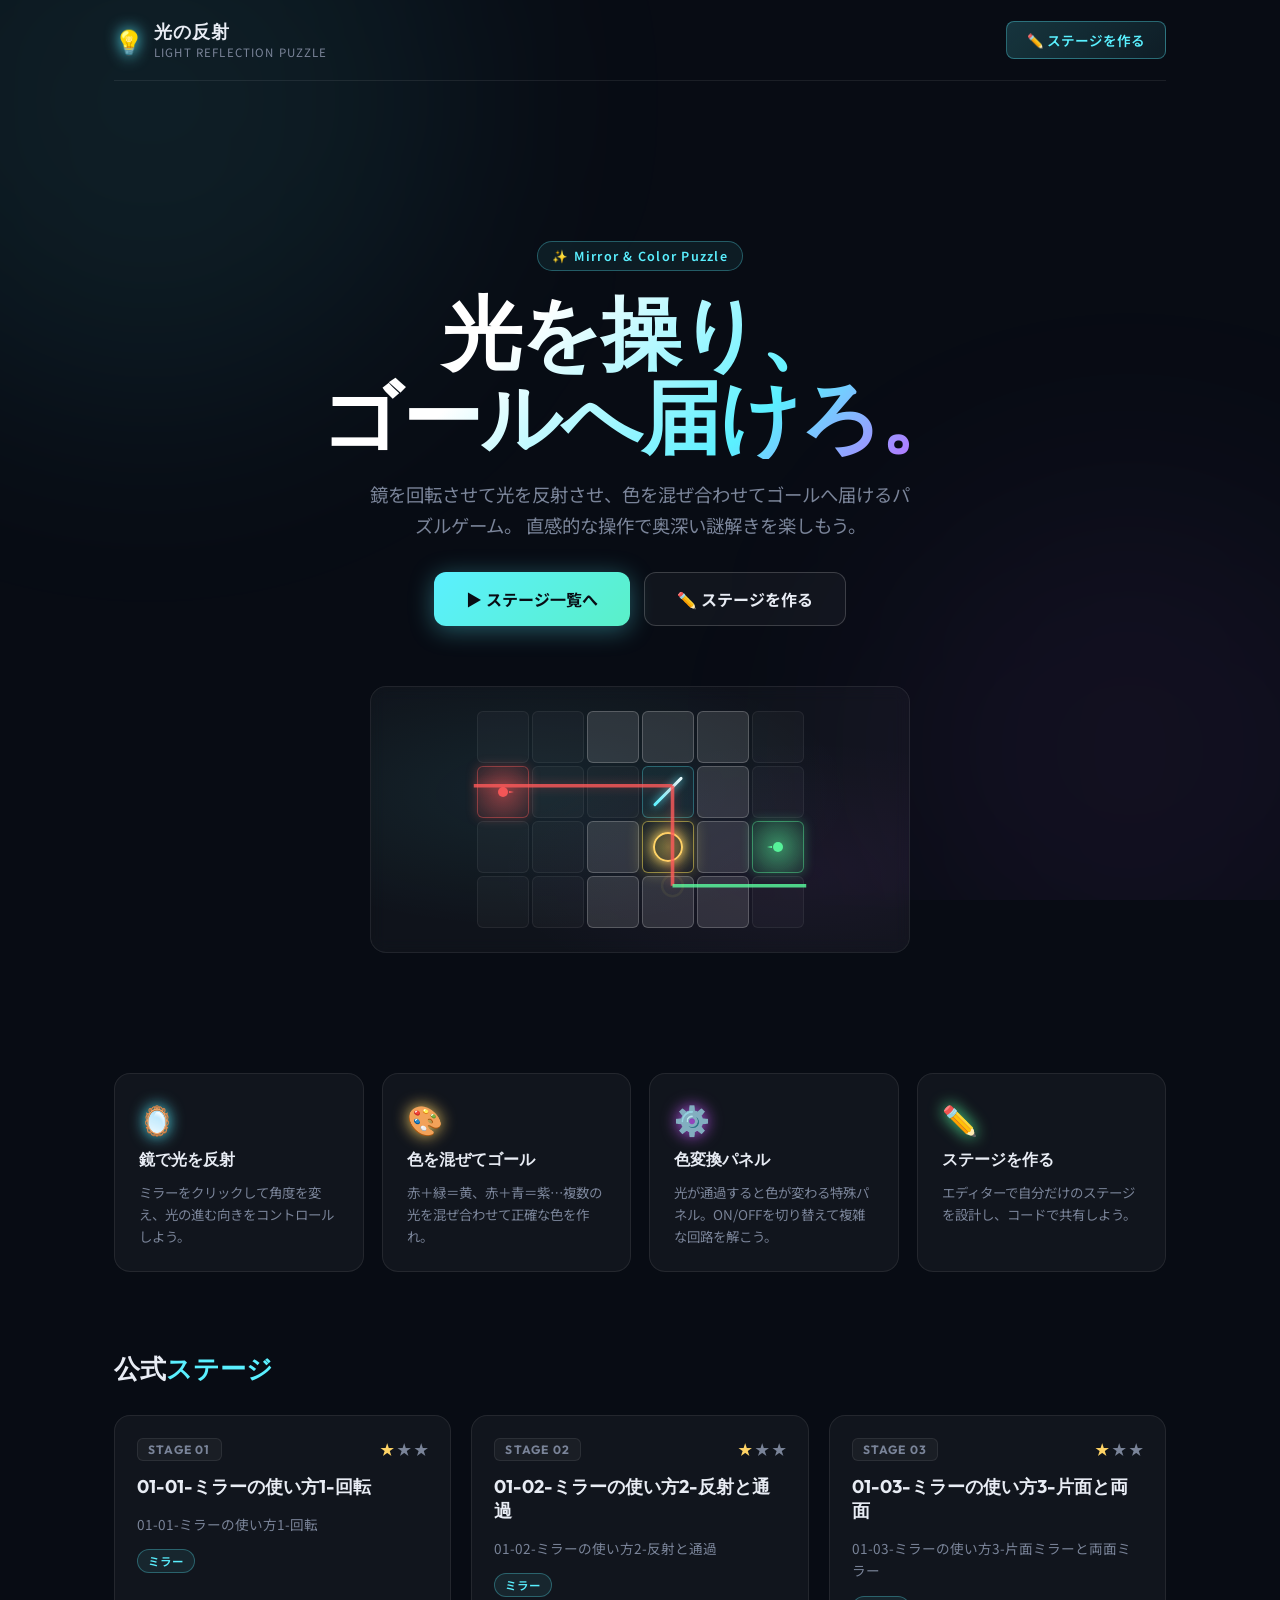
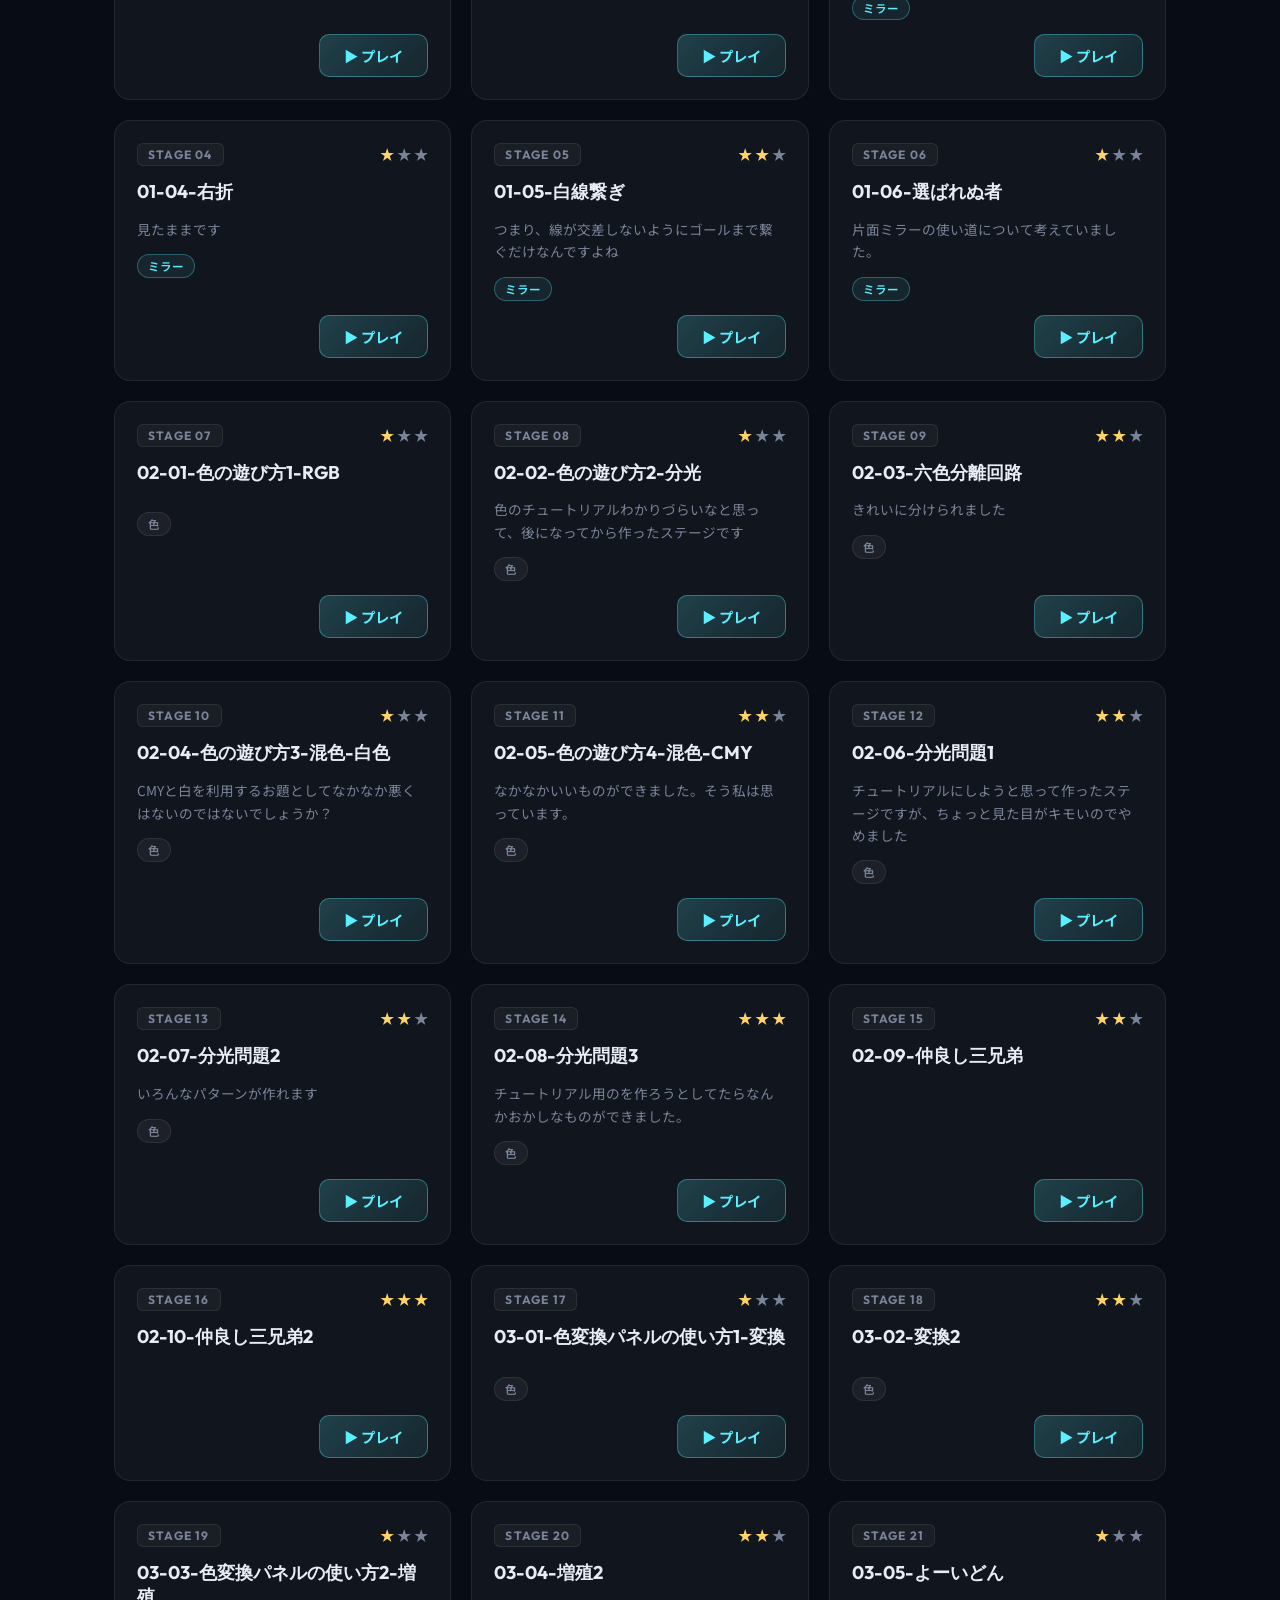
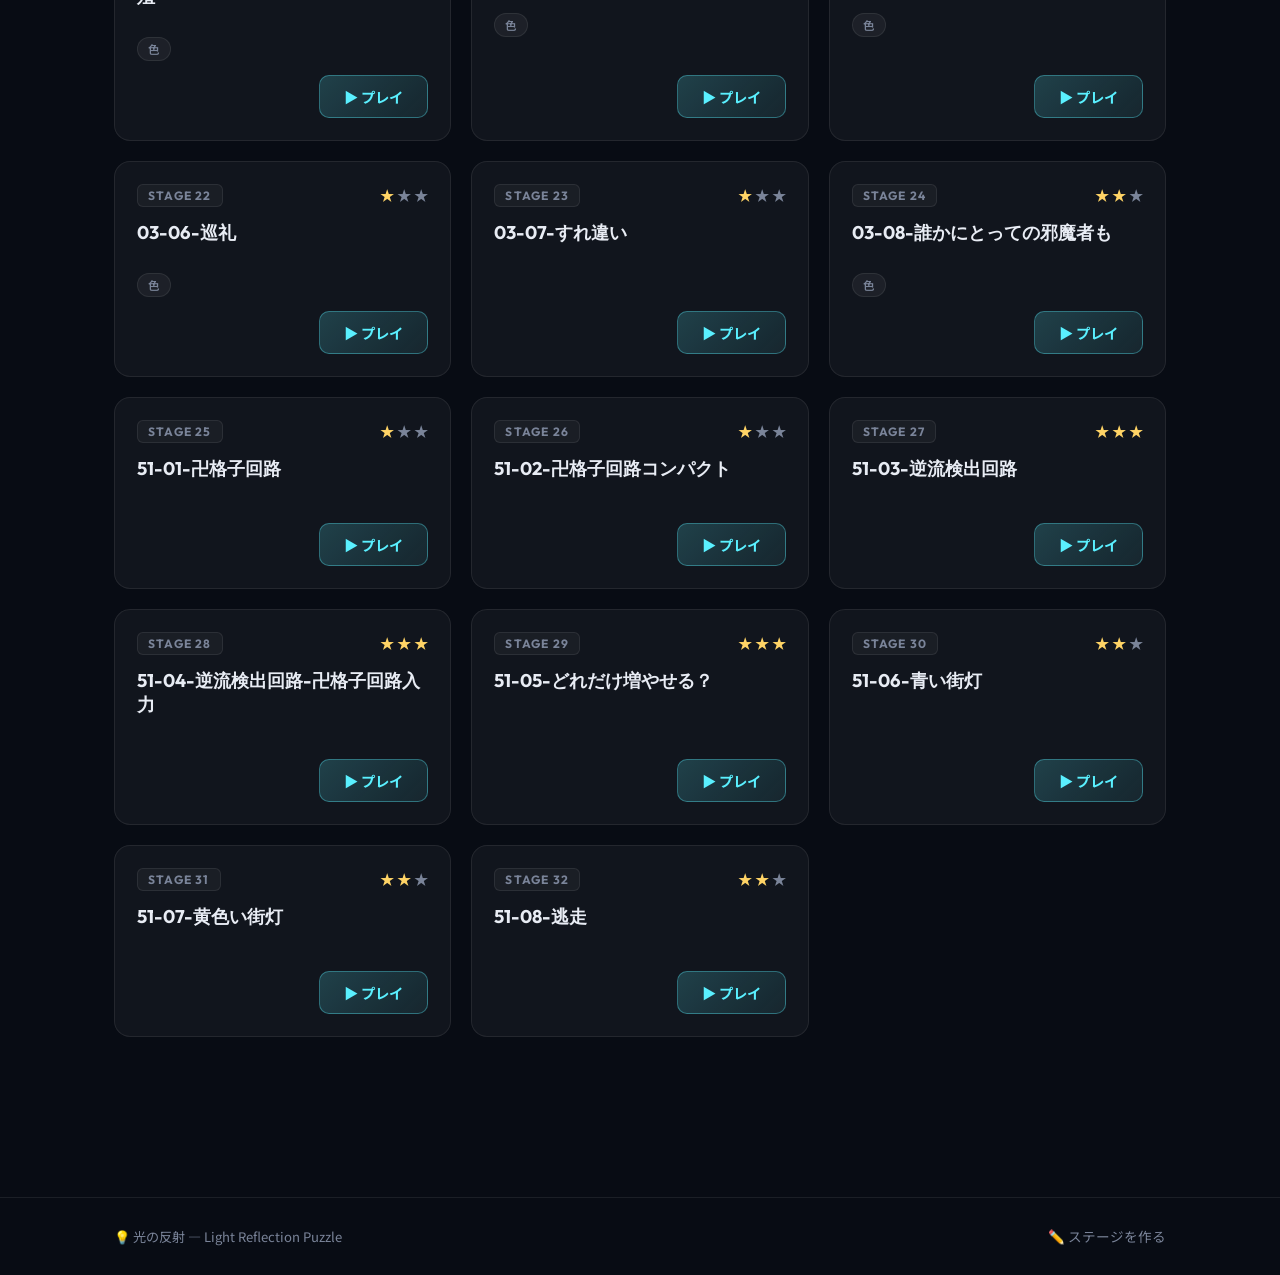
<file: index.html>
<!DOCTYPE html>
<html lang="ja">
<head>
<meta charset="UTF-8">
<meta name="viewport" content="width=device-width, initial-scale=1.0">
<title>光の反射 — Light Reflection Puzzle</title>
<meta name="description" content="光源からゴールへ、鏡と色を駆使して光を届けるパズルゲーム。ステージを選んで挑戦しよう。">
<link rel="stylesheet" href="style-top.css">
</head>
<body>

<!-- 背景アニメーション -->
<div class="bg-layer">
  <div class="bg-glow bg-glow-1"></div>
  <div class="bg-glow bg-glow-2"></div>
  <div class="bg-ray"></div>
  <div class="bg-ray"></div>
  <div class="bg-ray"></div>
  <div class="bg-ray"></div>
  <div class="bg-ray"></div>
  <div class="bg-ray"></div>
</div>

<div class="page-wrap">

  <!-- ナビバー -->
  <nav>
    <a class="nav-brand" href="index.html">
      <span class="nav-icon">💡</span>
      <div>
        <div class="nav-title">光の反射</div>
        <div class="nav-sub">LIGHT REFLECTION PUZZLE</div>
      </div>
    </a>
    <div class="nav-cta">
      <a class="btn-nav primary" href="light-reflection-puzzle.html">✏️ ステージを作る</a>
    </div>
  </nav>

  <!-- ヒーロー -->
  <section class="hero">
    <div class="hero-badge">✨ Mirror &amp; Color Puzzle</div>
    <h1 class="hero-title">光を操り、<br>ゴールへ届けろ。</h1>
    <p class="hero-sub">
      鏡を回転させて光を反射させ、色を混ぜ合わせてゴールへ届けるパズルゲーム。
      直感的な操作で奥深い謎解きを楽しもう。
    </p>
    <div class="hero-actions">
      <a class="btn-hero primary" href="#stages">▶ ステージ一覧へ</a>
      <a class="btn-hero secondary" href="light-reflection-puzzle.html">✏️ ステージを作る</a>
    </div>

    <!-- デモビジュアル -->
    <div class="hero-demo">
      <div class="demo-board">
        <svg class="demo-svg" viewBox="0 0 330 220" xmlns="http://www.w3.org/2000/svg">
          <!-- 赤ビーム: 左→中央ミラー -->
          <path d="M 27 82 L 192 82" stroke="#ff5a5a" stroke-width="3" fill="none" opacity="0.8">
            <animate attributeName="stroke-dasharray" from="0,999" to="165,0" dur="1.4s" fill="freeze"/>
          </path>
          <!-- 赤ビーム: ミラーから下へ -->
          <path d="M 192 82 L 192 165" stroke="#ff5a5a" stroke-width="3" fill="none" opacity="0.8">
            <animate attributeName="stroke-dasharray" from="0,999" to="83,0" dur="0.7s" begin="1.4s" fill="freeze"/>
          </path>
          <!-- 緑ビーム: 右側から左へ -->
          <path d="M 303 165 L 192 165" stroke="#5affa0" stroke-width="3" fill="none" opacity="0.8">
            <animate attributeName="stroke-dasharray" from="0,999" to="111,0" dur="1s" begin="0.5s" fill="freeze"/>
          </path>
          <!-- 混合ビーム（黄）: 当たった後のゴール発光 -->
          <circle cx="192" cy="165" r="12" fill="none" stroke="#ffe75a" stroke-width="2" opacity="0">
            <animate attributeName="opacity" from="0" to="0.9" begin="2.1s" dur="0.5s" fill="freeze"/>
            <animate attributeName="r" from="8" to="18" begin="2.1s" dur="0.5s" fill="freeze"/>
          </circle>
          <!-- グロー -->
          <path d="M 27 82 L 192 82 L 192 165" stroke="#ff5a5a" stroke-width="7" fill="none" opacity="0.15" filter="url(#blur)"/>
          <path d="M 303 165 L 192 165" stroke="#5affa0" stroke-width="7" fill="none" opacity="0.15" filter="url(#blur)"/>
          <defs>
            <filter id="blur"><feGaussianBlur stdDeviation="4"/></filter>
          </defs>
        </svg>

        <div class="demo-grid">
          <!-- row 0 -->
          <div class="demo-cell"></div>
          <div class="demo-cell"></div>
          <div class="demo-cell wall"></div>
          <div class="demo-cell wall"></div>
          <div class="demo-cell wall"></div>
          <div class="demo-cell"></div>
          <!-- row 1 -->
          <div class="demo-cell source" title="赤光源">
            <svg width="24" height="24" viewBox="0 0 24 24" fill="none">
              <circle cx="12" cy="12" r="5" fill="#ff5a5a" opacity="0.9"/>
              <polygon points="18,11 23,12 18,13" fill="#ff5a5a"/>
            </svg>
          </div>
          <div class="demo-cell"></div>
          <div class="demo-cell"></div>
          <div class="demo-cell mirror">
            <div class="demo-mirror-line"></div>
          </div>
          <div class="demo-cell wall"></div>
          <div class="demo-cell"></div>
          <!-- row 2 -->
          <div class="demo-cell"></div>
          <div class="demo-cell"></div>
          <div class="demo-cell wall"></div>
          <div class="demo-cell goal" title="黄ゴール">
            <div class="demo-target"></div>
          </div>
          <div class="demo-cell wall"></div>
          <div class="demo-cell source-green" title="緑光源">
            <svg width="24" height="24" viewBox="0 0 24 24" fill="none">
              <circle cx="12" cy="12" r="5" fill="#5affa0" opacity="0.9"/>
              <polygon points="6,11 1,12 6,13" fill="#5affa0"/>
            </svg>
          </div>
          <!-- row 3 -->
          <div class="demo-cell"></div>
          <div class="demo-cell"></div>
          <div class="demo-cell wall"></div>
          <div class="demo-cell wall"></div>
          <div class="demo-cell wall"></div>
          <div class="demo-cell"></div>
        </div>
      </div>
    </div>
  </section>

  <!-- フィーチャー -->
  <div class="features">
    <div class="feature-card">
      <div class="feature-icon" style="color:var(--cyan)">🪞</div>
      <div class="feature-title">鏡で光を反射</div>
      <div class="feature-desc">ミラーをクリックして角度を変え、光の進む向きをコントロールしよう。</div>
    </div>
    <div class="feature-card">
      <div class="feature-icon" style="color:var(--gold)">🎨</div>
      <div class="feature-title">色を混ぜてゴール</div>
      <div class="feature-desc">赤＋緑＝黄、赤＋青＝紫…複数の光を混ぜ合わせて正確な色を作れ。</div>
    </div>
    <div class="feature-card">
      <div class="feature-icon" style="color:var(--purple)">⚙️</div>
      <div class="feature-title">色変換パネル</div>
      <div class="feature-desc">光が通過すると色が変わる特殊パネル。ON/OFFを切り替えて複雑な回路を解こう。</div>
    </div>
    <div class="feature-card">
      <div class="feature-icon" style="color:var(--green)">✏️</div>
      <div class="feature-title">ステージを作る</div>
      <div class="feature-desc">エディターで自分だけのステージを設計し、コードで共有しよう。</div>
    </div>
  </div>

  <!-- ステージ一覧 -->
  <section id="stages">
    <div class="section-header">
      <h2 class="section-title">公式<span>ステージ</span></h2>
    </div>
    <div id="stageGrid" class="stage-grid">
      <div class="loading-state">
        <div class="spinner"></div>
        <span>ステージを読み込み中…</span>
      </div>
    </div>
  </section>

</div>

<!-- フッター -->
<footer style="position:relative;z-index:1;">
  <div class="page-wrap" style="padding-top:0;padding-bottom:0;width:100%;max-width:1100px;">
    <div style="display:flex;justify-content:space-between;flex-wrap:wrap;gap:12px;align-items:center;">
      <span>💡 光の反射 — Light Reflection Puzzle</span>
      <a class="section-link" href="light-reflection-puzzle.html">✏️ ステージを作る</a>
    </div>
  </div>
</footer>

<script src="scripts/stages-loader.js"></script>
<script>
/* ================================================
   トップページ — ステージ一覧読み込み & カード生成
   ================================================ */

const GAME_URL = 'light-reflection-puzzle.html';

const TAG_CLASS = {
  'チュートリアル': 'tag-tutorial',
  'ミラー':        'tag-mirror',
  '色混合':        'tag-color',
};

function tagClass(tag) {
  return TAG_CLASS[tag] || 'tag-default';
}

function starHTML(difficulty) {
  const max = 3;
  let html = '';
  for (let i = 1; i <= max; i++) {
    html += `<span class="star ${i <= difficulty ? 'filled' : ''}">★</span>`;
  }
  return html;
}

function createStageCard(stage, index) {
  const card = document.createElement('div');
  card.className = 'stage-card';

  const tags = (stage.tags || []).map(t =>
    `<span class="tag ${tagClass(t)}">${t}</span>`
  ).join('');

  card.innerHTML = `
    <div class="card-top">
      <span class="card-number">STAGE ${String(index + 1).padStart(2, '0')}</span>
      <div class="card-difficulty">${starHTML(stage.difficulty || 1)}</div>
    </div>
    <div class="card-title">${escapeHTML(stage.title)}</div>
    <div class="card-desc">${escapeHTML(stage.description || '')}</div>
    <div class="card-tags">${tags}</div>
    <div class="card-footer">
      <a class="btn-play" href="${GAME_URL}?stage=${encodeURIComponent(stage.id)}">
        ▶ プレイ
      </a>
    </div>
  `;

  return card;
}

function escapeHTML(str) {
  return String(str)
    .replace(/&/g, '&amp;')
    .replace(/</g, '&lt;')
    .replace(/>/g, '&gt;')
    .replace(/"/g, '&quot;');
}

async function renderStageGrid() {
  const grid = document.getElementById('stageGrid');

  try {
    const stages = await loadOfficialStages();

    if (stages.length === 0) {
      grid.innerHTML = '<div class="empty-state"><span>まだステージがありません。</span></div>';
      return;
    }

    grid.innerHTML = '';
    stages.forEach((stage, i) => {
      grid.appendChild(createStageCard(stage, i));
    });

  } catch (e) {
    grid.innerHTML = `
      <div class="empty-state">
        <span>⚠️ ステージ一覧を読み込めませんでした。</span>
        <small style="margin-top:4px;font-size:0.8rem;">ローカルサーバー経由でアクセスしてください（file:// では動作しません）</small>
      </div>`;
    console.error(e);
  }
}

renderStageGrid();
</script>
</body>
</html>
</file>
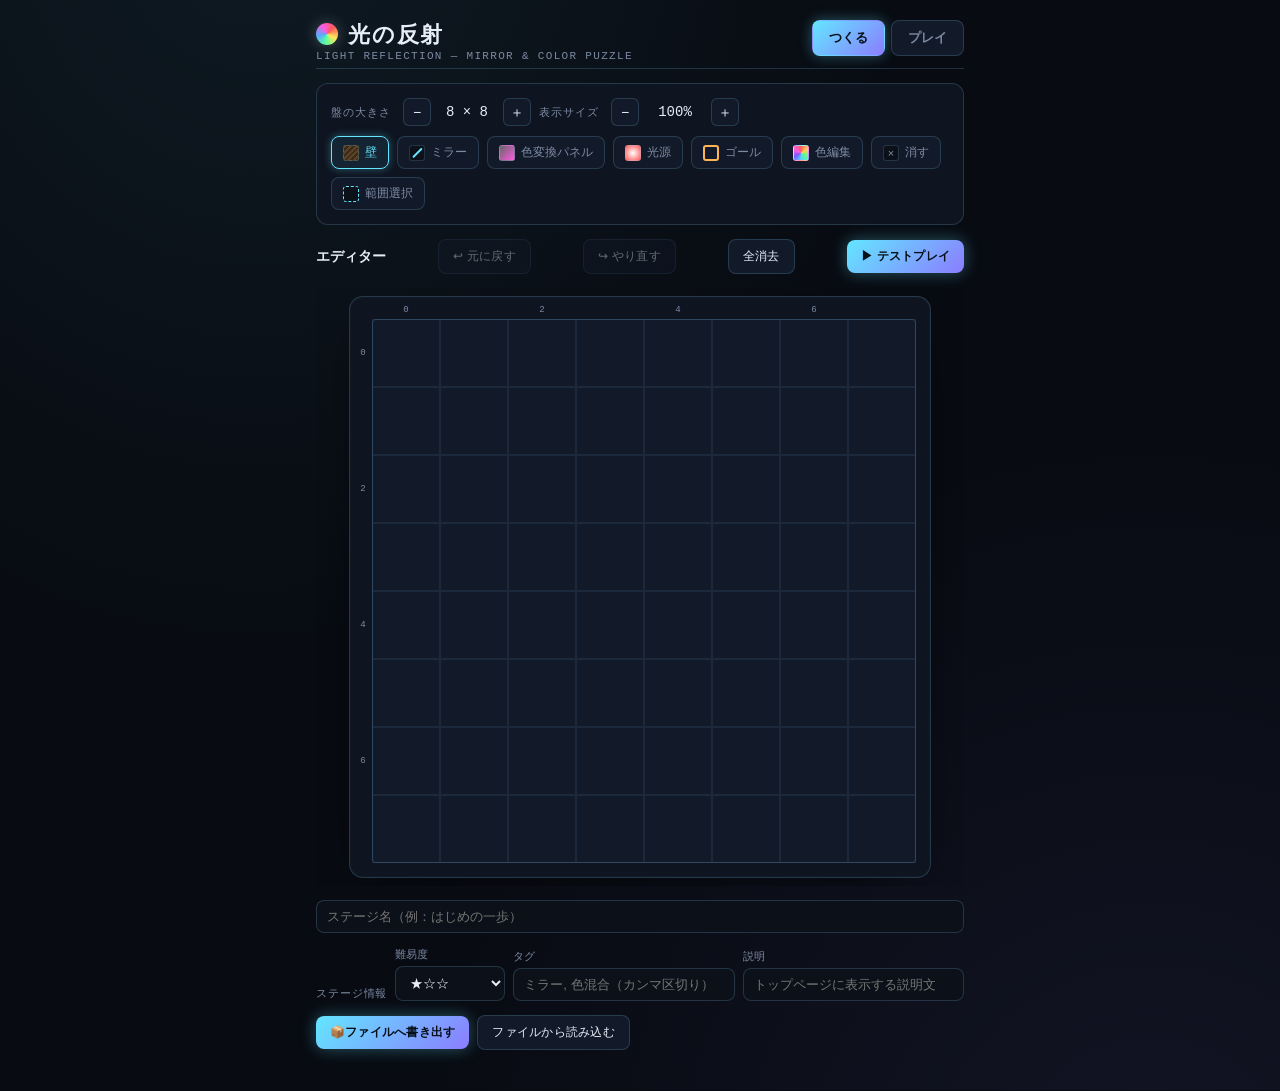
<file: light-reflection-puzzle.html>
<!DOCTYPE html>
<html lang="ja">
<head>
<meta charset="UTF-8">
<meta name="viewport" content="width=device-width, initial-scale=1.0, maximum-scale=1, user-scalable=no">
<title>光の反射 — Light Reflection</title>
<link rel="stylesheet" href="style.css">
</head>
<body>
<!-- ツール説明は項目名のみとし、文章での説明は禁止。hint不要。文字によりレイアウトがずれて作業の邪魔になるため -->
<div class="stage">
  <header>
    <div>
      <div class="brand"><span class="brand-icon"></span><h1>光の反射</h1></div>
      <div class="subtitle">Light Reflection — Mirror &amp; Color Puzzle</div>
    </div>
    <div class="tabs">
      <button class="tab-btn" id="tabEditorBtn">つくる</button>
      <button class="tab-btn" id="tabPlayBtn">プレイ</button>
    </div>
  </header>

  <!-- ============ EDITOR PANEL ============ -->
  <div class="panel" id="panelEditor">

    <div class="toolbar">
      <div class="toolbar-row">
        <span class="toolbar-label">盤の大きさ</span>
        <div class="size-ctrl">
          <button id="sizeDown">−</button>
          <span class="size-val" id="sizeVal">8 × 8</span>
          <button id="sizeUp">＋</button>
        </div>
        <span class="toolbar-label">表示サイズ</span>
        <div class="size-ctrl">
          <button id="editorZoomDown">−</button>
          <span class="size-val" id="editorZoomVal">100%</span>
          <button id="editorZoomUp">＋</button>
        </div>
      </div>
      <div class="toolbar-row" id="toolButtons">
        <button class="tool-btn" data-tool="wall"><span class="tool-swatch wall"></span>壁</button>
        <button class="tool-btn" data-tool="mirror"><span class="tool-swatch mirror"></span>ミラー</button>
        <button class="tool-btn" data-tool="converter"><span class="tool-swatch converter"></span>色変換パネル</button>
        <button class="tool-btn" data-tool="source"><span class="tool-swatch source"></span>光源</button>
        <button class="tool-btn" data-tool="goal"><span class="tool-swatch goal"></span>ゴール</button>
        <button class="tool-btn" data-tool="recolor"><span class="tool-swatch recolor"></span>色編集</button>
        <button class="tool-btn" data-tool="erase"><span class="tool-swatch erase"></span>消す</button>
        <button class="tool-btn" data-tool="select"><span class="tool-swatch select"></span>範囲選択</button>
      </div>
      <div class="toolbar-row" id="selectionRow" style="display:none;">
        <span class="toolbar-label">選択範囲</span>
        <button id="selCopyBtn" class="btn">コピー</button>
        <button id="selCutBtn" class="btn">切り取り</button>
        <button id="selPasteBtn" class="btn">貼り付け</button>
        <button id="selClearBtn" class="btn">選択解除</button>
        <span class="toolbar-label" id="selHint" style="margin-left:6px;"></span>
      </div>
      <div class="toolbar-row" id="colorRow" style="display:none;">
        <span class="toolbar-label">色</span>
        <div class="color-picker" id="colorPicker"></div>
      </div>
      <div class="toolbar-row" id="recolorSettingsRow" style="display:none;">
        <span class="toolbar-label">色</span>
        <div class="color-picker" id="recolorColorPicker"></div>
      </div>
      <div class="toolbar-row" id="sourceSettingsRow" style="display:none;">
        <div class="source-settings">
          <span class="toolbar-label" style="min-width:auto;">向き</span>
          <div class="dir-picker" id="sourceDirPicker">
            <button data-dir="up">↑</button>
            <button data-dir="left">←</button>
            <button data-dir="right">→</button>
            <button data-dir="down">↓</button>
          </div>
          <label class="toggle-label">
            <input type="checkbox" id="sourceRotatable">
            <span>回転可能</span>
          </label>
          <label class="toggle-label">
            <input type="checkbox" id="sourceDirCycleMode" checked>
            <span>向き順送りモード</span>
          </label>
          <span class="toolbar-label" style="min-width:auto;">色</span>
          <div class="color-picker" id="sourceColorPicker"></div>
        </div>
      </div>
      <div class="toolbar-row" id="mirrorSettingsRow" style="display:none;">
        <div class="mirror-settings">
          <div class="mirror-orient-block">
            <span class="toolbar-label">向き</span>
            <div class="dir-picker mirror-orient-picker" id="mirrorOrientPicker"></div>
          </div>
          <label class="toggle-label">
            <input type="checkbox" id="mirrorAngleOnlyMode">
            <span>角度だけ編集モード</span>
          </label>
          <label class="toggle-label">
            <input type="checkbox" id="mirrorRotatable" checked>
            <span>回転可能</span>
          </label>
          <label class="toggle-label">
            <input type="checkbox" id="mirrorDoubleSided" checked>
            <span>両面反射</span>
          </label>
          <div class="mirror-orient-block">
            <div class="color-picker" id="mirrorFilterColorPicker"></div>
          </div>
        </div>
      </div>
      <div class="toolbar-row" id="converterSettingsRow" style="display:none;">
        <span class="toolbar-label">パネル設定</span>
        <div class="converter-settings" style="display:flex; align-items:center; gap:12px; flex-wrap:wrap;">
          <label class="toggle-label">
            <input type="checkbox" id="converterInteractive">
            <span>ON/OFF可能</span>
          </label>
          <span class="toolbar-label" style="margin-left: 10px;">変換タイプ:</span>
          <label class="toggle-label">
            <input type="radio" name="converterType" value="replace" checked>
            <span>変更 (⇄)</span>
          </label>
          <label class="toggle-label">
            <input type="radio" name="converterType" value="add">
            <span>追加 (＋)</span>
          </label>
          <label class="toggle-label">
            <input type="radio" name="converterType" value="remove">
            <span>除外 (−)</span>
          </label>
        </div>
      </div>
    </div>

    <div class="hud">
      <div class="hud-title">エディター</div>
      <button id="editUndoBtn" class="btn" title="元に戻す (Ctrl+Z)">↩ 元に戻す</button>
      <button id="editRedoBtn" class="btn" title="やり直す (Ctrl+Y)">↪ やり直す</button>
      <button id="editClearBtn" class="btn">全消去</button>
      <button id="testPlayBtn" class="btn btn-primary">▶ テストプレイ</button>
    </div>

    <div class="board-wrap">
      <div class="board-frame">
        <div class="ruler-top" id="rulerTopE"></div>
        <div class="ruler-left" id="rulerLeftE"></div>
        <div class="board" id="boardE"><div class="grid" id="gridE"></div></div>
      </div>
    </div>

    <div class="toolbar-row">
      <input id="nameInput" class="name-input" type="text" placeholder="ステージ名（例：はじめの一歩）" maxlength="24">
    </div>

    <div class="toolbar-row official-meta-row">
      <span class="toolbar-label">ステージ情報</span>
      <label class="meta-field">
        <span class="meta-label">難易度</span>
        <select id="officialDifficulty" class="name-input meta-select">
          <option value="1">★☆☆</option>
          <option value="2">★★☆</option>
          <option value="3">★★★</option>
        </select>
      </label>
      <label class="meta-field meta-field-grow">
        <span class="meta-label">タグ</span>
        <input id="officialTags" class="name-input" type="text" placeholder="ミラー, 色混合（カンマ区切り）" maxlength="40">
      </label>
      <label class="meta-field meta-field-grow">
        <span class="meta-label">説明</span>
        <input id="officialDesc" class="name-input" type="text" placeholder="トップページに表示する説明文" maxlength="80">
      </label>
    </div>
    <div class="toolbar-row">
      <button id="exportOfficialBtn" class="btn btn-primary">📦ファイルへ書き出す</button>
      <input id="importFileInput" type="file" accept=".json,application/json" style="display:none;">
      <button id="importFileBtn" class="btn">ファイルから読み込む</button>
    </div>
  </div>

  <!-- ============ PLAY PANEL ============ -->
  <div class="panel" id="panelPlay">

    <div id="playListView">
      <div class="hud"><div class="hud-title">公式ステージ</div></div>
      <div class="stage-list" id="stageList"></div>
    </div>

    <div id="playBoardView" style="display:none;">
      <div class="hud">
        <div class="hud-title" id="playTitle">ステージ</div>
        <div class="hud-msg" id="statusMsg">ミラーをクリックして光の向きを変えよう</div>
        <button id="resetBtn" class="btn">↺ リセット</button>
      </div>
      <div class="toolbar-row zoom-row">
        <span class="toolbar-label">表示サイズ</span>
        <div class="size-ctrl">
          <button id="playZoomDown">−</button>
          <span class="size-val" id="playZoomVal">100%</span>
          <button id="playZoomUp">＋</button>
        </div>
        <button id="traceModeBtn" class="btn">🔦 経路確認モード</button>
        <button id="autoSolveBtn" class="btn">🧩 自動で解く</button>
      </div>
      <div class="trace-hint" id="traceHint" style="display:none;">光源をクリックすると、その光源の経路だけをアニメーション表示します</div>
      <div class="board-wrap">
        <div class="board-frame">
          <div class="ruler-top" id="rulerTop"></div>
          <div class="ruler-left" id="rulerLeft"></div>
          <div class="board" id="board">
            <div class="grid" id="grid"></div>
            <svg class="beam-svg" id="beamSvg"></svg>
          </div>
        </div>
      </div>
      <div class="toolbar-row">
        <button id="backToListBtn" class="btn">← 一覧へ戻る</button>
      </div>
    </div>
  </div>
</div>

<div class="clear-banner" id="clearBanner">
  <div class="clear-card">
    <h2 id="clearTitle">CLEAR</h2>
    <p id="clearText">すべてのゴールに到達しました！</p>
    <div class="row">
      <button class="btn" id="clearReplay">もう一度</button>
      <button class="btn btn-primary" id="clearBack">一覧へ戻る</button>
    </div>
  </div>
</div>

<div class="toast" id="toast"></div>

<script src="scripts/color-system.js"></script>
<script src="scripts/beam-engine.js"></script>
<script src="scripts/solver.js"></script>
<script src="scripts/ui-utils.js"></script>
<script src="scripts/official-stage.js"></script>
<script src="scripts/stages-loader.js"></script>
<script src="scripts/editor.js"></script>
<script src="scripts/play.js"></script>
<script src="scripts/bootstrap.js"></script>
</body>
</html>
</file>
<file: style-top.css>
/* ====================================================
   光の反射 — トップページスタイル
   ==================================================== */

@import url('https://fonts.googleapis.com/css2?family=Outfit:wght@300;400;600;700;900&family=Noto+Sans+JP:wght@300;400;700&display=swap');

*, *::before, *::after { box-sizing: border-box; margin: 0; padding: 0; }

:root {
  --bg-deep:    #080c14;
  --bg-card:    rgba(255,255,255,0.04);
  --bg-card-h:  rgba(255,255,255,0.08);
  --border:     rgba(255,255,255,0.08);
  --border-h:   rgba(255,255,255,0.18);
  --text:       #e8ecf4;
  --text-sub:   #7a8499;
  --cyan:       #5af0ff;
  --cyan-soft:  rgba(90,240,255,0.18);
  --gold:       #ffd466;
  --red:        #ff5a5a;
  --green:      #5affa0;
  --purple:     #c85aff;
  --radius:     16px;
  --radius-sm:  10px;
}

html { scroll-behavior: smooth; }

body {
  background: var(--bg-deep);
  color: var(--text);
  font-family: 'Noto Sans JP', 'Outfit', sans-serif;
  min-height: 100vh;
  overflow-x: hidden;
}

/* ============ 背景アニメーション ============ */
.bg-layer {
  position: fixed; inset: 0; z-index: 0; pointer-events: none;
  overflow: hidden;
}
.bg-ray {
  position: absolute;
  width: 2px;
  border-radius: 1px;
  opacity: 0;
  animation: ray-drift linear infinite;
}
.bg-ray:nth-child(1)  { left: 10%;  height: 60vh; background: linear-gradient(var(--cyan), transparent);   animation-duration: 7s;  animation-delay: 0s; }
.bg-ray:nth-child(2)  { left: 25%;  height: 40vh; background: linear-gradient(var(--red), transparent);    animation-duration: 9s;  animation-delay: 1.5s; }
.bg-ray:nth-child(3)  { left: 40%;  height: 70vh; background: linear-gradient(var(--green), transparent);  animation-duration: 11s; animation-delay: 0.5s; }
.bg-ray:nth-child(4)  { left: 60%;  height: 50vh; background: linear-gradient(var(--purple), transparent); animation-duration: 8s;  animation-delay: 2s; }
.bg-ray:nth-child(5)  { left: 75%;  height: 65vh; background: linear-gradient(var(--gold), transparent);   animation-duration: 6s;  animation-delay: 0.8s; }
.bg-ray:nth-child(6)  { left: 88%;  height: 45vh; background: linear-gradient(var(--cyan), transparent);   animation-duration: 10s; animation-delay: 3s; }

@keyframes ray-drift {
  0%   { transform: translateY(-100%); opacity: 0; }
  10%  { opacity: 0.35; }
  80%  { opacity: 0.35; }
  100% { transform: translateY(110vh);  opacity: 0; }
}

.bg-glow {
  position: absolute;
  border-radius: 50%;
  filter: blur(120px);
  animation: glow-pulse ease-in-out infinite alternate;
}
.bg-glow-1 { width: 600px; height: 600px; background: rgba(90,240,255,0.08); top: -200px; left: -150px; animation-duration: 8s; }
.bg-glow-2 { width: 500px; height: 500px; background: rgba(200,90,255,0.06); bottom: -100px; right: -100px; animation-duration: 11s; }

@keyframes glow-pulse {
  from { transform: scale(1); opacity: 0.6; }
  to   { transform: scale(1.15); opacity: 1; }
}

/* ============ ページ全体レイアウト ============ */
.page-wrap {
  position: relative; z-index: 1;
  max-width: 1100px;
  margin: 0 auto;
  padding: 0 24px 80px;
}

/* ============ ナビバー ============ */
nav {
  display: flex;
  align-items: center;
  justify-content: space-between;
  padding: 20px 0;
  border-bottom: 1px solid var(--border);
  margin-bottom: 0;
}
.nav-brand {
  display: flex;
  align-items: center;
  gap: 10px;
  text-decoration: none;
}
.nav-icon {
  font-size: 1.5rem;
  filter: drop-shadow(0 0 8px var(--cyan));
}
.nav-title {
  font-family: 'Outfit', sans-serif;
  font-weight: 700;
  font-size: 1.1rem;
  color: var(--text);
  letter-spacing: 0.05em;
}
.nav-sub {
  font-size: 0.72rem;
  color: var(--text-sub);
  letter-spacing: 0.1em;
}
.nav-cta {
  display: flex;
  gap: 10px;
}
.btn-nav {
  padding: 8px 20px;
  border-radius: 8px;
  font-size: 0.85rem;
  font-weight: 600;
  cursor: pointer;
  border: 1px solid var(--border);
  background: var(--bg-card);
  color: var(--text);
  text-decoration: none;
  transition: background 0.2s, border-color 0.2s, transform 0.15s;
}
.btn-nav:hover { background: var(--bg-card-h); border-color: var(--border-h); transform: translateY(-1px); }
.btn-nav.primary {
  background: linear-gradient(135deg, rgba(90,240,255,0.18), rgba(90,240,255,0.08));
  border-color: rgba(90,240,255,0.35);
  color: var(--cyan);
}
.btn-nav.primary:hover { background: linear-gradient(135deg, rgba(90,240,255,0.3), rgba(90,240,255,0.15)); }

/* ============ ヒーロー ============ */
.hero {
  display: flex;
  flex-direction: column;
  align-items: center;
  text-align: center;
  padding: 80px 0 60px;
  gap: 20px;
}
.hero-badge {
  display: inline-flex;
  align-items: center;
  gap: 6px;
  padding: 5px 14px;
  border-radius: 20px;
  border: 1px solid rgba(90,240,255,0.3);
  background: rgba(90,240,255,0.07);
  color: var(--cyan);
  font-size: 0.78rem;
  font-weight: 600;
  letter-spacing: 0.1em;
}
.hero-title {
  font-family: 'Outfit', sans-serif;
  font-size: clamp(2.8rem, 7vw, 5rem);
  font-weight: 900;
  line-height: 1.05;
  letter-spacing: -0.02em;
  background: linear-gradient(135deg, #fff 30%, var(--cyan) 70%, var(--purple));
  -webkit-background-clip: text;
  -webkit-text-fill-color: transparent;
  background-clip: text;
}
.hero-sub {
  font-size: clamp(0.95rem, 2vw, 1.15rem);
  color: var(--text-sub);
  max-width: 540px;
  line-height: 1.7;
}
.hero-actions {
  display: flex;
  gap: 14px;
  flex-wrap: wrap;
  justify-content: center;
  margin-top: 10px;
}
.btn-hero {
  padding: 14px 32px;
  border-radius: 12px;
  font-size: 1rem;
  font-weight: 700;
  cursor: pointer;
  border: none;
  text-decoration: none;
  transition: transform 0.2s, box-shadow 0.2s;
  display: inline-flex;
  align-items: center;
  gap: 8px;
}
.btn-hero.primary {
  background: linear-gradient(135deg, var(--cyan), #5af0c8);
  color: #080c14;
  box-shadow: 0 4px 24px rgba(90,240,255,0.35);
}
.btn-hero.primary:hover { transform: translateY(-2px); box-shadow: 0 8px 32px rgba(90,240,255,0.5); }
.btn-hero.secondary {
  background: var(--bg-card);
  border: 1px solid var(--border-h);
  color: var(--text);
}
.btn-hero.secondary:hover { transform: translateY(-2px); background: var(--bg-card-h); }

/* ヒーローのデモビジュアル */
.hero-demo {
  margin-top: 40px;
  position: relative;
  width: 100%;
  max-width: 540px;
}
.demo-board {
  background: rgba(255,255,255,0.03);
  border: 1px solid var(--border);
  border-radius: var(--radius);
  padding: 24px;
  display: flex;
  align-items: center;
  justify-content: center;
  backdrop-filter: blur(8px);
  position: relative;
  overflow: hidden;
}
.demo-board::before {
  content: '';
  position: absolute;
  inset: 0;
  background: radial-gradient(ellipse at 30% 40%, rgba(90,240,255,0.08) 0%, transparent 60%),
              radial-gradient(ellipse at 80% 70%, rgba(200,90,255,0.06) 0%, transparent 50%);
}
.demo-grid {
  display: grid;
  grid-template-columns: repeat(6, 52px);
  grid-template-rows: repeat(4, 52px);
  gap: 3px;
  position: relative;
  z-index: 1;
}
.demo-cell {
  width: 52px; height: 52px;
  border-radius: 6px;
  background: rgba(255,255,255,0.03);
  border: 1px solid rgba(255,255,255,0.06);
  display: flex;
  align-items: center;
  justify-content: center;
  position: relative;
  overflow: hidden;
}
.demo-cell.wall { background: rgba(255,255,255,0.12); border-color: rgba(255,255,255,0.2); }
.demo-cell.source {
  background: radial-gradient(circle, rgba(255,90,90,0.5), rgba(255,90,90,0.1));
  border-color: rgba(255,90,90,0.4);
  box-shadow: 0 0 12px rgba(255,90,90,0.3);
}
.demo-cell.source-green {
  background: radial-gradient(circle, rgba(90,255,160,0.5), rgba(90,255,160,0.1));
  border-color: rgba(90,255,160,0.4);
  box-shadow: 0 0 12px rgba(90,255,160,0.3);
}
.demo-cell.mirror {
  background: rgba(90,240,255,0.06);
  border-color: rgba(90,240,255,0.3);
}
.demo-cell.goal {
  background: radial-gradient(circle, rgba(255,231,90,0.4), transparent);
  border-color: rgba(255,231,90,0.5);
  box-shadow: 0 0 16px rgba(255,231,90,0.3);
}
.demo-mirror-line {
  width: 80%; height: 3px;
  background: linear-gradient(90deg, #eafcff, var(--cyan));
  border-radius: 2px;
  box-shadow: 0 0 8px var(--cyan);
  transform: rotate(135deg);
}
.demo-target {
  width: 60%; height: 60%;
  border-radius: 50%;
  border: 2px solid var(--gold);
  box-shadow: 0 0 12px var(--gold);
}
.demo-svg {
  position: absolute;
  inset: 0;
  width: 100%; height: 100%;
  pointer-events: none;
  z-index: 2;
}

/* ============ セクション共通 ============ */
section {
  margin-top: 80px;
}
.section-header {
  display: flex;
  align-items: baseline;
  justify-content: space-between;
  margin-bottom: 28px;
  flex-wrap: wrap;
  gap: 12px;
}
.section-title {
  font-family: 'Outfit', sans-serif;
  font-size: 1.6rem;
  font-weight: 700;
}
.section-title span {
  color: var(--cyan);
}
.section-link {
  font-size: 0.85rem;
  color: var(--text-sub);
  text-decoration: none;
  border-bottom: 1px solid transparent;
  transition: color 0.2s, border-color 0.2s;
}
.section-link:hover { color: var(--cyan); border-color: var(--cyan); }

/* ============ ステージグリッド ============ */
.stage-grid {
  display: grid;
  grid-template-columns: repeat(auto-fill, minmax(300px, 1fr));
  gap: 20px;
}

.stage-card {
  background: var(--bg-card);
  border: 1px solid var(--border);
  border-radius: var(--radius);
  padding: 22px;
  display: flex;
  flex-direction: column;
  gap: 14px;
  transition: background 0.2s, border-color 0.2s, transform 0.2s, box-shadow 0.2s;
  cursor: default;
}
.stage-card:hover {
  background: var(--bg-card-h);
  border-color: rgba(90,240,255,0.25);
  transform: translateY(-3px);
  box-shadow: 0 8px 32px rgba(0,0,0,0.3);
}

.card-top {
  display: flex;
  align-items: flex-start;
  justify-content: space-between;
  gap: 10px;
}
.card-number {
  font-family: 'Outfit', sans-serif;
  font-size: 0.75rem;
  font-weight: 700;
  color: var(--text-sub);
  letter-spacing: 0.1em;
  padding: 3px 10px;
  border-radius: 6px;
  border: 1px solid var(--border);
  background: rgba(255,255,255,0.04);
}
.card-difficulty {
  display: flex;
  gap: 3px;
}
.star {
  font-size: 0.9rem;
  color: var(--text-sub);
  transition: color 0.2s;
}
.star.filled { color: var(--gold); }

.card-title {
  font-family: 'Outfit', sans-serif;
  font-size: 1.15rem;
  font-weight: 700;
  line-height: 1.3;
}
.card-desc {
  font-size: 0.85rem;
  color: var(--text-sub);
  line-height: 1.65;
}
.card-tags {
  display: flex;
  gap: 6px;
  flex-wrap: wrap;
}
.tag {
  font-size: 0.72rem;
  font-weight: 600;
  padding: 3px 10px;
  border-radius: 20px;
  border: 1px solid;
}
.tag-tutorial { background: rgba(90,255,160,0.08); border-color: rgba(90,255,160,0.3); color: var(--green); }
.tag-mirror   { background: rgba(90,240,255,0.08); border-color: rgba(90,240,255,0.3); color: var(--cyan); }
.tag-color    { background: rgba(255,231,90,0.08); border-color: rgba(255,231,90,0.3); color: var(--gold); }
.tag-default  { background: rgba(255,255,255,0.05); border-color: var(--border); color: var(--text-sub); }

.card-footer {
  display: flex;
  align-items: center;
  justify-content: flex-end;
  margin-top: auto;
}
.btn-play {
  padding: 10px 24px;
  border-radius: 10px;
  font-size: 0.9rem;
  font-weight: 700;
  border: none;
  cursor: pointer;
  background: linear-gradient(135deg, rgba(90,240,255,0.2), rgba(90,240,255,0.08));
  border: 1px solid rgba(90,240,255,0.35);
  color: var(--cyan);
  transition: background 0.2s, transform 0.15s, box-shadow 0.2s;
  text-decoration: none;
  display: inline-flex;
  align-items: center;
  gap: 6px;
}
.btn-play:hover {
  background: linear-gradient(135deg, rgba(90,240,255,0.35), rgba(90,240,255,0.15));
  transform: translateY(-1px);
  box-shadow: 0 4px 16px rgba(90,240,255,0.25);
}

/* ローディング・空表示 */
.loading-state, .empty-state {
  display: flex;
  flex-direction: column;
  align-items: center;
  justify-content: center;
  min-height: 200px;
  gap: 12px;
  color: var(--text-sub);
  font-size: 0.95rem;
}
.spinner {
  width: 36px; height: 36px;
  border: 3px solid var(--border);
  border-top-color: var(--cyan);
  border-radius: 50%;
  animation: spin 0.7s linear infinite;
}
@keyframes spin { to { transform: rotate(360deg); } }

/* ============ フィーチャーカード ============ */
.features {
  display: grid;
  grid-template-columns: repeat(auto-fill, minmax(230px, 1fr));
  gap: 18px;
  margin-top: 60px;
}
.feature-card {
  background: var(--bg-card);
  border: 1px solid var(--border);
  border-radius: var(--radius);
  padding: 24px;
  display: flex;
  flex-direction: column;
  gap: 10px;
}
.feature-icon {
  font-size: 1.8rem;
  filter: drop-shadow(0 0 8px currentColor);
}
.feature-title {
  font-family: 'Outfit', sans-serif;
  font-weight: 700;
  font-size: 1rem;
}
.feature-desc {
  font-size: 0.84rem;
  color: var(--text-sub);
  line-height: 1.65;
}

.section-actions {
  display: flex;
  align-items: center;
  gap: 10px;
}
.btn-upload {
  background: rgba(90, 240, 255, 0.08);
  border: 1px solid rgba(90, 240, 255, 0.35);
  color: var(--cyan);
  border-radius: 999px;
  padding: 8px 16px;
  font-size: 0.85rem;
  font-family: inherit;
  cursor: pointer;
  transition: background 0.2s, border-color 0.2s, transform 0.2s;
}
.btn-upload:hover {
  background: rgba(90, 240, 255, 0.14);
  border-color: var(--cyan);
  transform: translateY(-1px);
}
.upload-hint {
  margin: -12px 0 20px;
  font-size: 0.82rem;
  color: var(--text-sub);
  line-height: 1.6;
}
.upload-toast {
  position: fixed;
  bottom: 24px;
  left: 50%;
  transform: translateX(-50%) translateY(12px);
  background: rgba(12, 20, 32, 0.95);
  border: 1px solid rgba(90, 240, 255, 0.35);
  color: #eafcff;
  padding: 10px 18px;
  border-radius: 999px;
  font-size: 0.85rem;
  opacity: 0;
  pointer-events: none;
  transition: opacity 0.25s, transform 0.25s;
  z-index: 100;
}
.upload-toast.show {
  opacity: 1;
  transform: translateX(-50%) translateY(0);
}
.upload-toast.error {
  border-color: rgba(255, 120, 120, 0.5);
  color: #ffd0d0;
}

/* ============ フッター ============ */
footer {
  margin-top: 80px;
  padding: 28px 0;
  border-top: 1px solid var(--border);
  display: flex;
  align-items: center;
  justify-content: space-between;
  flex-wrap: wrap;
  gap: 12px;
  color: var(--text-sub);
  font-size: 0.82rem;
}

/* ============ レスポンシブ ============ */
@media (max-width: 640px) {
  .hero { padding: 52px 0 40px; }
  .hero-title { font-size: 2.4rem; }
  nav { flex-direction: column; align-items: flex-start; gap: 12px; }
  .demo-grid { grid-template-columns: repeat(6, 40px); grid-template-rows: repeat(4, 40px); }
  .demo-cell { width: 40px; height: 40px; }
  footer { flex-direction: column; text-align: center; }
}
</file>
<file: style.css>
:root{
  --bg:#080b12;
  --panel:#0e1420;
  --panel-2:#121a29;
  --panel-3:#0c1119;
  --line:rgba(120,180,220,0.10);
  --line-strong:rgba(120,180,220,0.22);
  --cyan:#63e6ff;
  --cyan-soft:rgba(99,230,255,0.35);
  --violet:#8b7dff;
  --amber:#ffb454;
  --brass:#c9955c;
  --brass-dark:#5b4126;
  --danger:#ff5d5d;
  --success:#5cf2a0;
  --ink:#e7eef8;
  --ink-dim:#7c8aa3;
  --mono: 'SFMono-Regular', Consolas, 'JetBrains Mono', ui-monospace, monospace;
  --sans: -apple-system, 'Hiragino Kaku Gothic ProN', 'Yu Gothic', 'Noto Sans JP', sans-serif;
}
*{box-sizing:border-box;}
html,body{
  margin:0; padding:0; min-height:100%;
  background:
    radial-gradient(ellipse at 20% -10%, rgba(99,230,255,0.07), transparent 45%),
    radial-gradient(ellipse at 90% 110%, rgba(139,125,255,0.08), transparent 45%),
    var(--bg);
  color:var(--ink);
  font-family:var(--sans);
  -webkit-font-smoothing:antialiased;
}
.stage{ max-width:680px; margin:0 auto; padding:20px 16px 40px; display:flex; flex-direction:column; gap:14px; min-height:100vh; }

header{ display:flex; align-items:baseline; justify-content:space-between; gap:10px; padding-bottom:6px; border-bottom:1px solid var(--line-strong); flex-wrap:wrap; }
.brand{ display:flex; align-items:baseline; gap:10px; }
.brand-icon{ display:inline-block; width:22px; height:22px; border-radius:50%; background:conic-gradient(from 45deg, #ff5a5a, #ffe75a, #5affa0, #5aa8ff, #ff5ae0, #ff5a5a); box-shadow:0 0 14px rgba(255,255,255,0.25); transform:translateY(3px); }
h1{ margin:0; font-size:22px; letter-spacing:0.08em; font-weight:700; color:var(--ink); }
.subtitle{ font-size:11px; color:var(--ink-dim); letter-spacing:0.12em; font-family:var(--mono); text-transform:uppercase; }

.tabs{ display:flex; gap:6px; }
.tab-btn{ font-family:var(--sans); font-size:13px; font-weight:600; padding:8px 16px; border-radius:8px; border:1px solid var(--line-strong); background:var(--panel-2); color:var(--ink-dim); cursor:pointer; transition:all .15s ease; }
.tab-btn.active{ background:linear-gradient(135deg, var(--cyan), var(--violet)); color:#061019; border-color:transparent; box-shadow:0 0 14px var(--cyan-soft); }
.panel{ display:none; flex-direction:column; gap:14px; }
.panel.active{ display:flex; }

.hud{ display:flex; align-items:center; justify-content:space-between; gap:10px; flex-wrap:wrap; }
.hud-title{ font-size:14px; font-weight:700; color:var(--ink); }
.hud-msg{ flex:1 1 auto; text-align:center; font-size:13px; color:var(--ink-dim); min-width:160px; }
.hud-msg.ok{ color:var(--success); }
.hud-msg.bad{ color:var(--danger); }
.hud-msg.mid{ color:var(--amber); }

.btn{ font-family:var(--sans); font-size:12px; letter-spacing:0.02em; padding:8px 14px; border-radius:8px; border:1px solid var(--line-strong); background:var(--panel-2); color:var(--ink); cursor:pointer; transition:all .15s ease; white-space:nowrap; }
.btn:hover{ border-color:var(--cyan-soft); color:var(--cyan); }
.btn:active{ transform:scale(0.96); }
.btn:disabled{ opacity:0.4; cursor:default; pointer-events:none; }
.btn-primary{ background:linear-gradient(135deg, var(--cyan), var(--violet)); color:#061019; border:none; font-weight:700; box-shadow:0 0 16px var(--cyan-soft); }
.btn-primary:hover{ color:#061019; filter:brightness(1.08); }
.btn.active{ border-color:var(--cyan); color:var(--cyan); background:rgba(99,230,255,0.1); box-shadow:0 0 10px var(--cyan-soft); }

.trace-hint{ text-align:center; font-size:12px; color:var(--cyan); background:rgba(99,230,255,0.06); border:1px dashed var(--cyan-soft); border-radius:8px; padding:6px 10px; margin-top:8px; }

.board-wrap{ display:flex; justify-content:center; justify-content:safe center; padding:8px 0; overflow-x:auto; -webkit-overflow-scrolling:touch; }
.board-wrap::-webkit-scrollbar{ height:8px; }
.board-wrap::-webkit-scrollbar-thumb{ background:var(--line-strong); border-radius:4px; }
.zoom-row{ justify-content:center; }
.board-frame{ position:relative; padding:22px 14px 14px 22px; background:var(--panel); border-radius:14px; border:1px solid var(--line-strong); box-shadow:0 20px 60px -20px rgba(0,0,0,0.6), inset 0 0 0 1px rgba(255,255,255,0.02); }
.ruler-top, .ruler-left{ position:absolute; color:var(--ink-dim); font-family:var(--mono); font-size:9px; }
.ruler-top{ top:6px; left:22px; right:14px; height:14px; display:flex; }
.ruler-left{ left:6px; top:22px; bottom:14px; width:14px; display:flex; flex-direction:column; }
.ruler-top span, .ruler-left span{ flex:1 1 0; display:flex; align-items:center; justify-content:center; }

.board{ position:relative; background:linear-gradient(var(--panel-2), var(--panel-2)); border-radius:4px; box-shadow:inset 0 0 0 1px var(--line-strong); }
.grid{ display:grid; position:relative; z-index:1; }
.cell{ position:relative; border:1px solid var(--line); }

.cell.wall{ background:repeating-linear-gradient(135deg, var(--brass-dark), var(--brass-dark) 4px, #3a2a18 4px, #3a2a18 8px); box-shadow:inset 0 0 8px rgba(0,0,0,0.6); }
.cell.wall::before{ content:""; position:absolute; inset:3px; border:1px solid rgba(0,0,0,0.35); border-radius:2px; }

.mirror-wrap{ position:absolute; inset:0; display:flex; align-items:center; justify-content:center; }
.mirror-line{ position:absolute; width:135%; height:4px; border-radius:3px; transition:transform .35s cubic-bezier(.34,1.56,.64,1); transform-origin:50% 50%; }
.cell.movable{ cursor:pointer; }
.cell.mirror-cell.movable .mirror-line{ background:linear-gradient(90deg, #eafcff, var(--cyan)); box-shadow:0 0 10px var(--cyan-soft), 0 0 2px #fff; }
.mirror-ring{ position:absolute; inset:14%; border:1px dashed rgba(255,255,255,0.3); border-radius:50%; animation:spin-slow 7s linear infinite; }
.cell.movable:hover .mirror-line{ filter:brightness(1.3); }
.mirror-side{
  position:absolute;
  left:50%;
  top:50%;
  width:9px;
  height:9px;
  margin-left:-4.5px;
  margin-top:-4.5px;
  border-radius:50%;
  transform:rotate(var(--marker-angle, 0deg)) translateX(-4px);
  transform-origin:center center;
  border:1px solid rgba(255,255,255,0.35);
  box-shadow:0 0 6px rgba(0,0,0,0.35);
}
.mirror-side.front{ background:var(--cyan); box-shadow:0 0 10px var(--cyan-soft), 0 0 2px #fff; }
.mirror-side.back{ background:rgba(14,18,26,0.95); border-color:rgba(255,255,255,0.18); }
.cell.single-sided .mirror-side.front{ background:var(--amber); box-shadow:0 0 10px rgba(255,180,84,0.32), 0 0 2px #fff; }
.cell.single-sided .mirror-side.back{ background:rgba(10,12,18,0.96); border-color:rgba(255,255,255,0.12); }
.cell.double-sided .mirror-side.back{ background:rgba(99,230,255,0.22); border-color:rgba(255,255,255,0.28); }

.cell.fixed .mirror-line{ background:linear-gradient(90deg, #ffe4bd, var(--brass)); box-shadow:0 0 8px rgba(201,149,92,0.5); }
.lock-badge{ position:absolute; bottom:1px; right:1px; width:11px; height:11px; border-radius:3px; background:var(--brass-dark); border:1px solid var(--brass); display:flex; align-items:center; justify-content:center; font-size:7px; color:var(--brass); }
.rivet{ position:absolute; width:3px; height:3px; border-radius:50%; background:var(--brass); opacity:.8; }
.rivet.tl{ top:3px; left:3px; } .rivet.br{ bottom:3px; right:3px; }

@keyframes spin-slow{ from{ transform:rotate(0deg);} to{ transform:rotate(360deg);} }

.half-tint{ position:absolute; inset:8%; border-radius:4px; opacity:.30; }

.converter-panel{
  position:absolute; inset:16%; border-radius:5px; display:flex; align-items:center; justify-content:center;
  font-size:11px; font-weight:800; color:rgba(10,14,22,0.75); border:1px solid rgba(255,255,255,0.3);
}
.cell.converter-cell.interactive { cursor: pointer; }
.cell.converter-cell.interactive:hover .converter-panel { filter: brightness(1.2); }
.converter-panel.disabled {
  background: linear-gradient(135deg, #242833 30%, #3e4452) !important;
  color: rgba(255, 255, 255, 0.25) !important;
  border-color: rgba(255, 255, 255, 0.1) !important;
  opacity: 0.5;
}
.converter-ring {
  position: absolute;
  inset: 8%;
  border: 1px dashed rgba(255, 255, 255, 0.35);
  border-radius: 8px;
  pointer-events: none;
}
.converter-badge {
  position: absolute;
  bottom: 1px;
  right: 1px;
  width: 11px;
  height: 11px;
  border-radius: 3px;
  background: #2a2d36;
  border: 1px solid rgba(255, 255, 255, 0.2);
  display: flex;
  align-items: center;
  justify-content: center;
  font-size: 7px;
  color: rgba(255, 255, 255, 0.6);
  pointer-events: none;
}

.cell.source{ background:radial-gradient(circle at 50% 50%, rgba(255,255,255,0.10), transparent 70%); }
.cell.source.movable{ cursor:pointer; }
.cell.source.movable:hover .emitter{ filter:brightness(1.3); }
.source-ring{ position:absolute; inset:10%; border:1px dashed rgba(255,255,255,0.35); border-radius:50%; animation:spin-slow 7s linear infinite; pointer-events:none; }
.cell.source.traced{ box-shadow:inset 0 0 0 2px var(--cyan), 0 0 12px var(--cyan-soft); border-radius:4px; }
.cell.source.traced .emitter{ animation:pulse-emitter 0.8s ease-in-out infinite; }
.emitter{ position:absolute; inset:22%; border-radius:4px; animation:pulse-emitter 1.6s ease-in-out infinite; }
.emitter-arrow{ position:absolute; width:0; height:0; border-style:solid; transition: transform .35s cubic-bezier(.34,1.56,.64,1); will-change:transform; }
@keyframes pulse-emitter{ 0%,100%{ filter:brightness(1); } 50%{ filter:brightness(1.35); } }

.cell.goal .target{ position:absolute; inset:12%; border-radius:50%; border-width:2px; border-style:solid; }
.cell.goal .target::before{ content:""; position:absolute; inset:28%; border-radius:50%; }
.cell.goal.hit .target{ animation:goal-pulse 0.9s ease-in-out infinite; }
@keyframes goal-pulse{ 0%,100%{ transform:scale(1); } 50%{ transform:scale(1.2); } }

.beam-svg{ position:absolute; inset:0; width:100%; height:100%; z-index:2; pointer-events:none; overflow:visible; }
.beam-glow{ fill:none; stroke-width:9; stroke-linecap:round; stroke-linejoin:round; opacity:0.28; filter:blur(4px); }
.beam-core{ fill:none; stroke-width:2.2; stroke-linecap:round; stroke-linejoin:round; }
.impact-mark{ fill:rgba(255,80,80,0.85); }

/* ---------- editor toolbar ---------- */
.toolbar{ display:flex; flex-direction:column; gap:10px; background:var(--panel); border:1px solid var(--line-strong); border-radius:12px; padding:14px; }
.toolbar-row{ display:flex; align-items:center; gap:8px; flex-wrap:wrap; }
.toolbar-label{ font-size:11px; color:var(--ink-dim); letter-spacing:0.08em; font-family:var(--mono); min-width:64px; }
.size-ctrl{ display:flex; align-items:center; gap:8px; }
.size-ctrl button{ width:28px; height:28px; border-radius:6px; border:1px solid var(--line-strong); background:var(--panel-2); color:var(--ink); cursor:pointer; font-size:14px; line-height:1; }
.size-ctrl button:hover{ border-color:var(--cyan-soft); color:var(--cyan); }
.size-val{ font-family:var(--mono); font-size:14px; width:56px; text-align:center; }

.tool-btn{ display:flex; align-items:center; gap:6px; padding:7px 11px; border-radius:8px; border:1px solid var(--line-strong); background:var(--panel-2); color:var(--ink-dim); font-size:12px; cursor:pointer; transition:all .15s ease; }
.tool-btn:hover{ color:var(--ink); }
.tool-btn.active{ border-color:var(--cyan); color:var(--cyan); background:rgba(99,230,255,0.08); box-shadow:0 0 8px var(--cyan-soft); }
.tool-swatch{ width:16px; height:16px; border-radius:3px; flex:0 0 auto; position:relative; background:var(--panel-3); border:1px solid var(--line-strong); }
.tool-swatch.wall{ background:repeating-linear-gradient(135deg, var(--brass-dark), var(--brass-dark) 2px, #3a2a18 2px, #3a2a18 4px); }
.tool-swatch.mirror::after{ content:""; position:absolute; top:50%; left:5%; width:90%; height:2px; transform:translateY(-50%) rotate(-45deg); border-radius:1px; background:var(--cyan); }
.tool-swatch.converter{ background:linear-gradient(135deg, #666, #ff5ae0); }
.tool-swatch.source{ background:radial-gradient(circle,#fff,#ff5a5a); }
.tool-swatch.goal{ background:transparent; border:2px solid var(--amber); }
.tool-swatch.erase{ background:var(--panel-3); }
.tool-swatch.erase::after{ content:"×"; position:absolute; inset:0; display:flex; align-items:center; justify-content:center; font-size:11px; color:var(--ink-dim); }
.tool-swatch.select{ background:var(--panel-3); border-style:dashed; border-color:var(--cyan); }
.tool-swatch.recolor{ background:conic-gradient(from 0deg, #ff5a5a, #ffd15a, #5aff8a, #5ad1ff, #7a5aff, #ff5ae0, #ff5a5a); border-color:rgba(255,255,255,0.35); }

.cell.selected{ background:rgba(99,230,255,0.16); box-shadow:inset 0 0 0 2px var(--cyan); z-index:2; }
.cell.paste-armed{ cursor:copy; }

.dir-picker, .color-picker{ display:flex; gap:5px; flex-wrap:wrap; }
.dir-picker button{ width:26px; height:26px; border-radius:6px; border:1px solid var(--line-strong); background:var(--panel-2); color:var(--ink-dim); cursor:pointer; font-size:12px; }
.dir-picker button.active{ border-color:var(--amber); color:var(--amber); background:rgba(255,180,84,0.1); }

.mirror-settings, .source-settings{ display:flex; align-items:center; gap:12px; flex-wrap:wrap; }
.mirror-orient-block{ display:flex; align-items:center; gap:8px; flex-wrap:wrap; }
.toggle-label{ display:flex; align-items:center; gap:6px; font-size:12px; color:var(--ink-dim); cursor:pointer; }
.toggle-label input[type="checkbox"], .toggle-label input[type="radio"]{ width:16px; height:16px; cursor:pointer; }
.color-swatch-btn{ width:26px; height:26px; border-radius:50%; border:2px solid var(--line-strong); cursor:pointer; }
.color-swatch-btn.active{ border-color:#fff; box-shadow:0 0 8px rgba(255,255,255,0.6); transform:scale(1.1); }
.mirror-orient-picker button{ min-width:40px; padding:0 8px; font-family:var(--mono); }

.name-input{ flex:1 1 auto; min-width:140px; background:var(--panel-3); border:1px solid var(--line-strong); border-radius:8px; padding:8px 10px; color:var(--ink); font-family:var(--sans); font-size:13px; }
.name-input:focus{ outline:none; border-color:var(--cyan-soft); }
.official-meta-row{ align-items:flex-end; }
.meta-field{ display:flex; flex-direction:column; gap:4px; }
.meta-field-grow{ flex:1 1 180px; min-width:140px; }
.meta-label{ font-size:11px; color:var(--ink-dim); }
.meta-select{ min-width:110px; flex:0 0 auto; }

.stage-list{ display:flex; flex-direction:column; gap:8px; }
.stage-item{ display:flex; align-items:center; gap:10px; background:var(--panel); border:1px solid var(--line-strong); border-radius:10px; padding:10px 12px; }
.stage-item .thumb{ width:34px; height:34px; border-radius:6px; flex:0 0 auto; background:conic-gradient(from 45deg, rgba(99,230,255,0.4), var(--panel-2) 60%); border:1px solid var(--line-strong); }
.stage-item .meta{ flex:1 1 auto; min-width:0; }
.stage-item .meta .name{ font-size:13px; font-weight:600; color:var(--ink); overflow:hidden; text-overflow:ellipsis; white-space:nowrap; }
.stage-item .meta .sub{ font-size:11px; color:var(--ink-dim); font-family:var(--mono); }
.stage-item .actions{ display:flex; gap:6px; }
.empty-state{ text-align:center; padding:36px 20px; color:var(--ink-dim); font-size:13px; border:1px dashed var(--line-strong); border-radius:12px; line-height:1.8; }

.clear-banner{ position:fixed; inset:0; display:flex; align-items:center; justify-content:center; background:rgba(4,8,14,0.72); backdrop-filter:blur(4px); z-index:50; opacity:0; pointer-events:none; transition:opacity .3s ease; }
.clear-banner.show{ opacity:1; pointer-events:auto; }
.clear-card{ background:var(--panel); border:1px solid var(--cyan-soft); border-radius:16px; padding:32px 36px; text-align:center; box-shadow:0 0 60px var(--cyan-soft); max-width:340px; }
.clear-card h2{ margin:0 0 8px; font-size:24px; background:linear-gradient(135deg, var(--cyan), var(--violet)); -webkit-background-clip:text; background-clip:text; color:transparent; }
.clear-card p{ margin:0 0 20px; font-size:13px; color:var(--ink-dim); }
.clear-card .row{ display:flex; gap:8px; justify-content:center; flex-wrap:wrap; }

.toast{ position:fixed; left:50%; bottom:22px; transform:translateX(-50%) translateY(10px); background:var(--panel); border:1px solid var(--cyan-soft); color:var(--ink); padding:10px 16px; border-radius:8px; font-size:12px; box-shadow:0 10px 30px rgba(0,0,0,0.4); opacity:0; pointer-events:none; transition:all .25s ease; z-index:60; }
.toast.show{ opacity:1; transform:translateX(-50%) translateY(0); }

@media (prefers-reduced-motion: reduce){ *{ animation:none !important; transition:none !important;
} }
@media (max-width:420px){ h1{ font-size:18px; } .hud-msg{ font-size:12px; min-width:110px; } }
</file>
